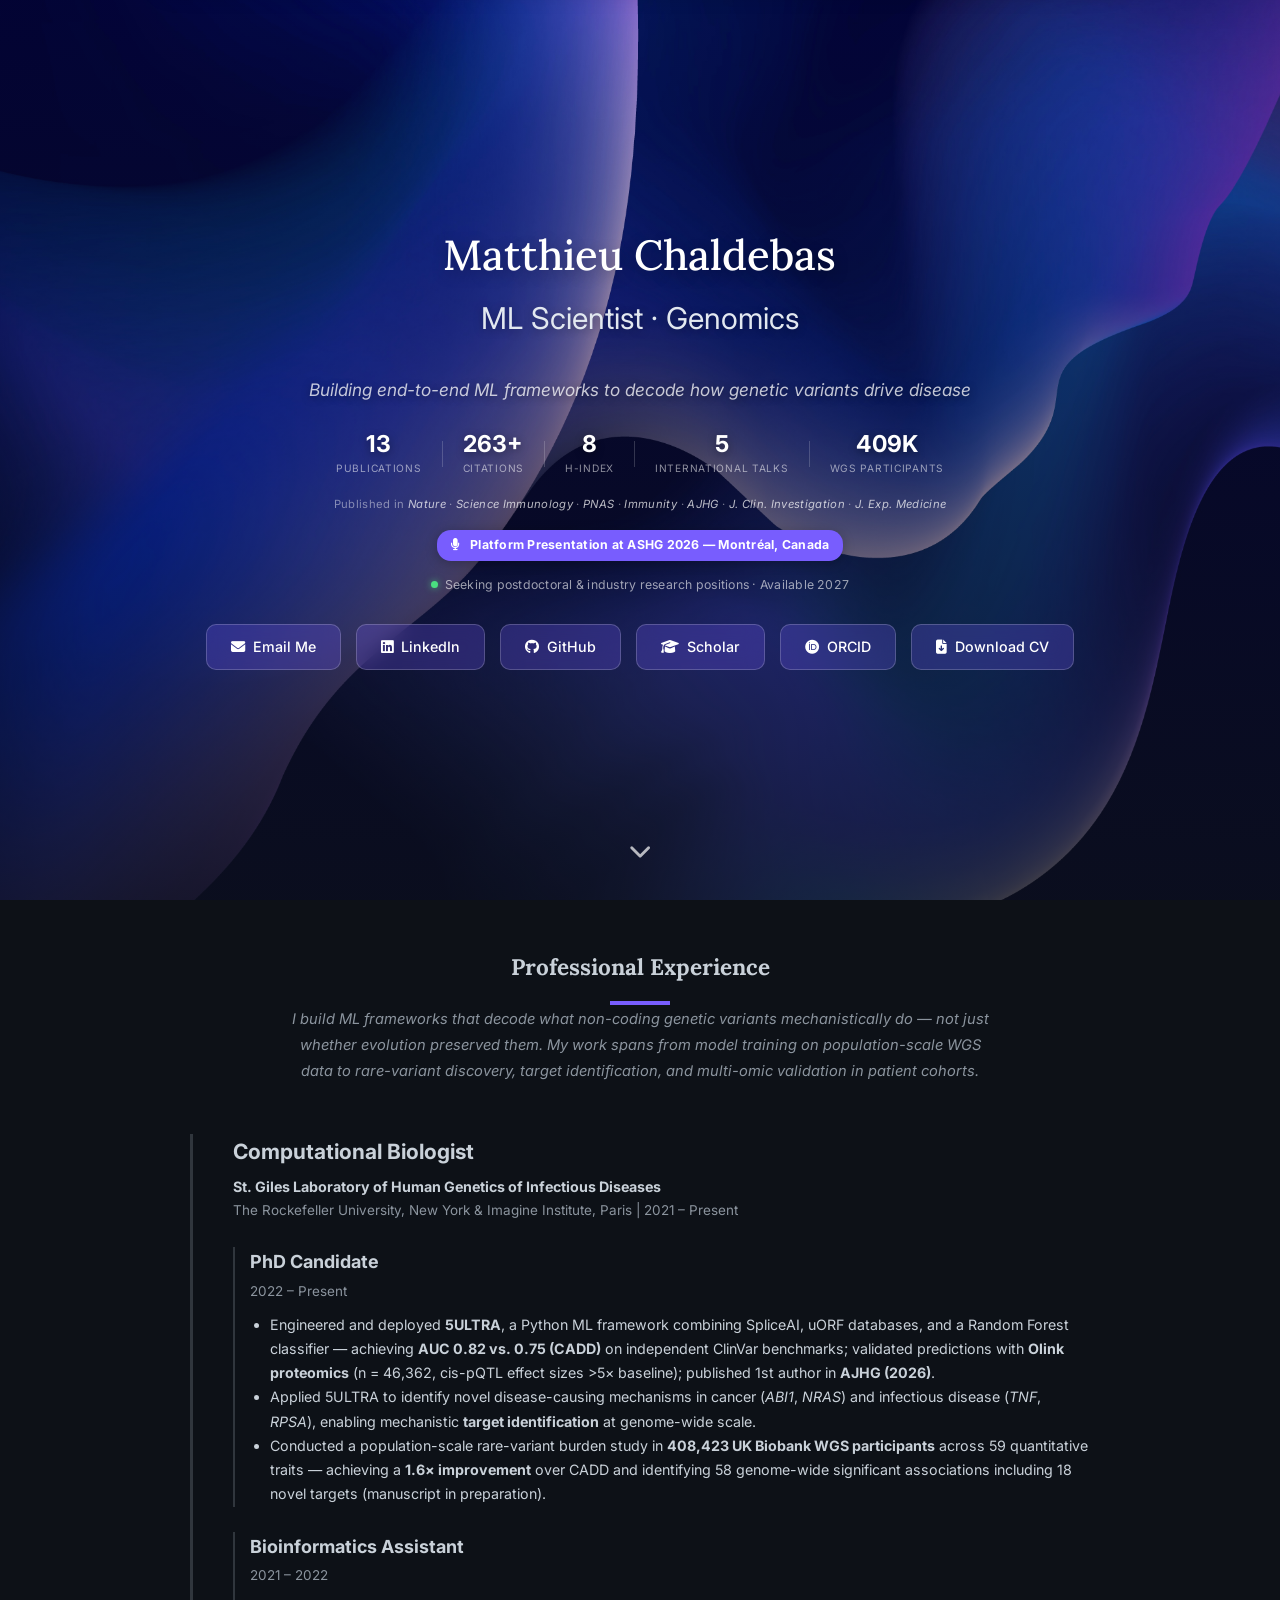
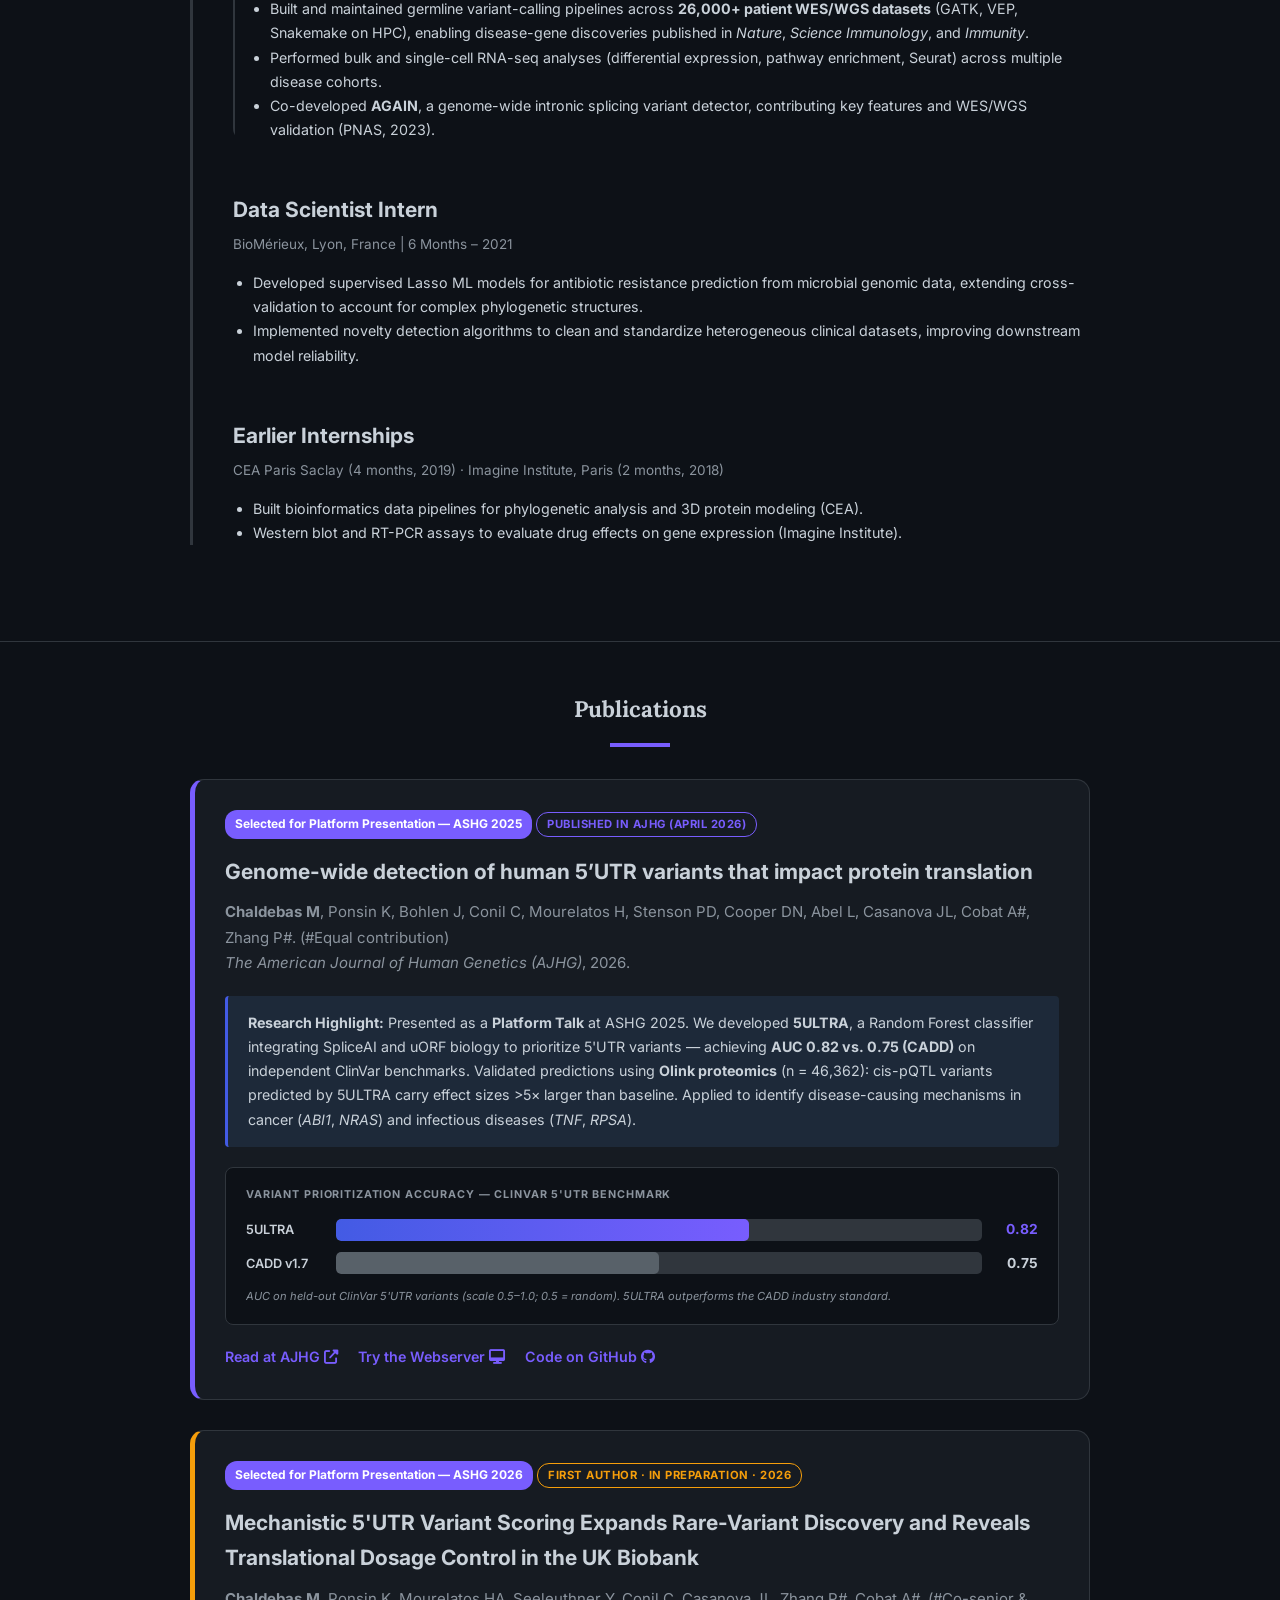
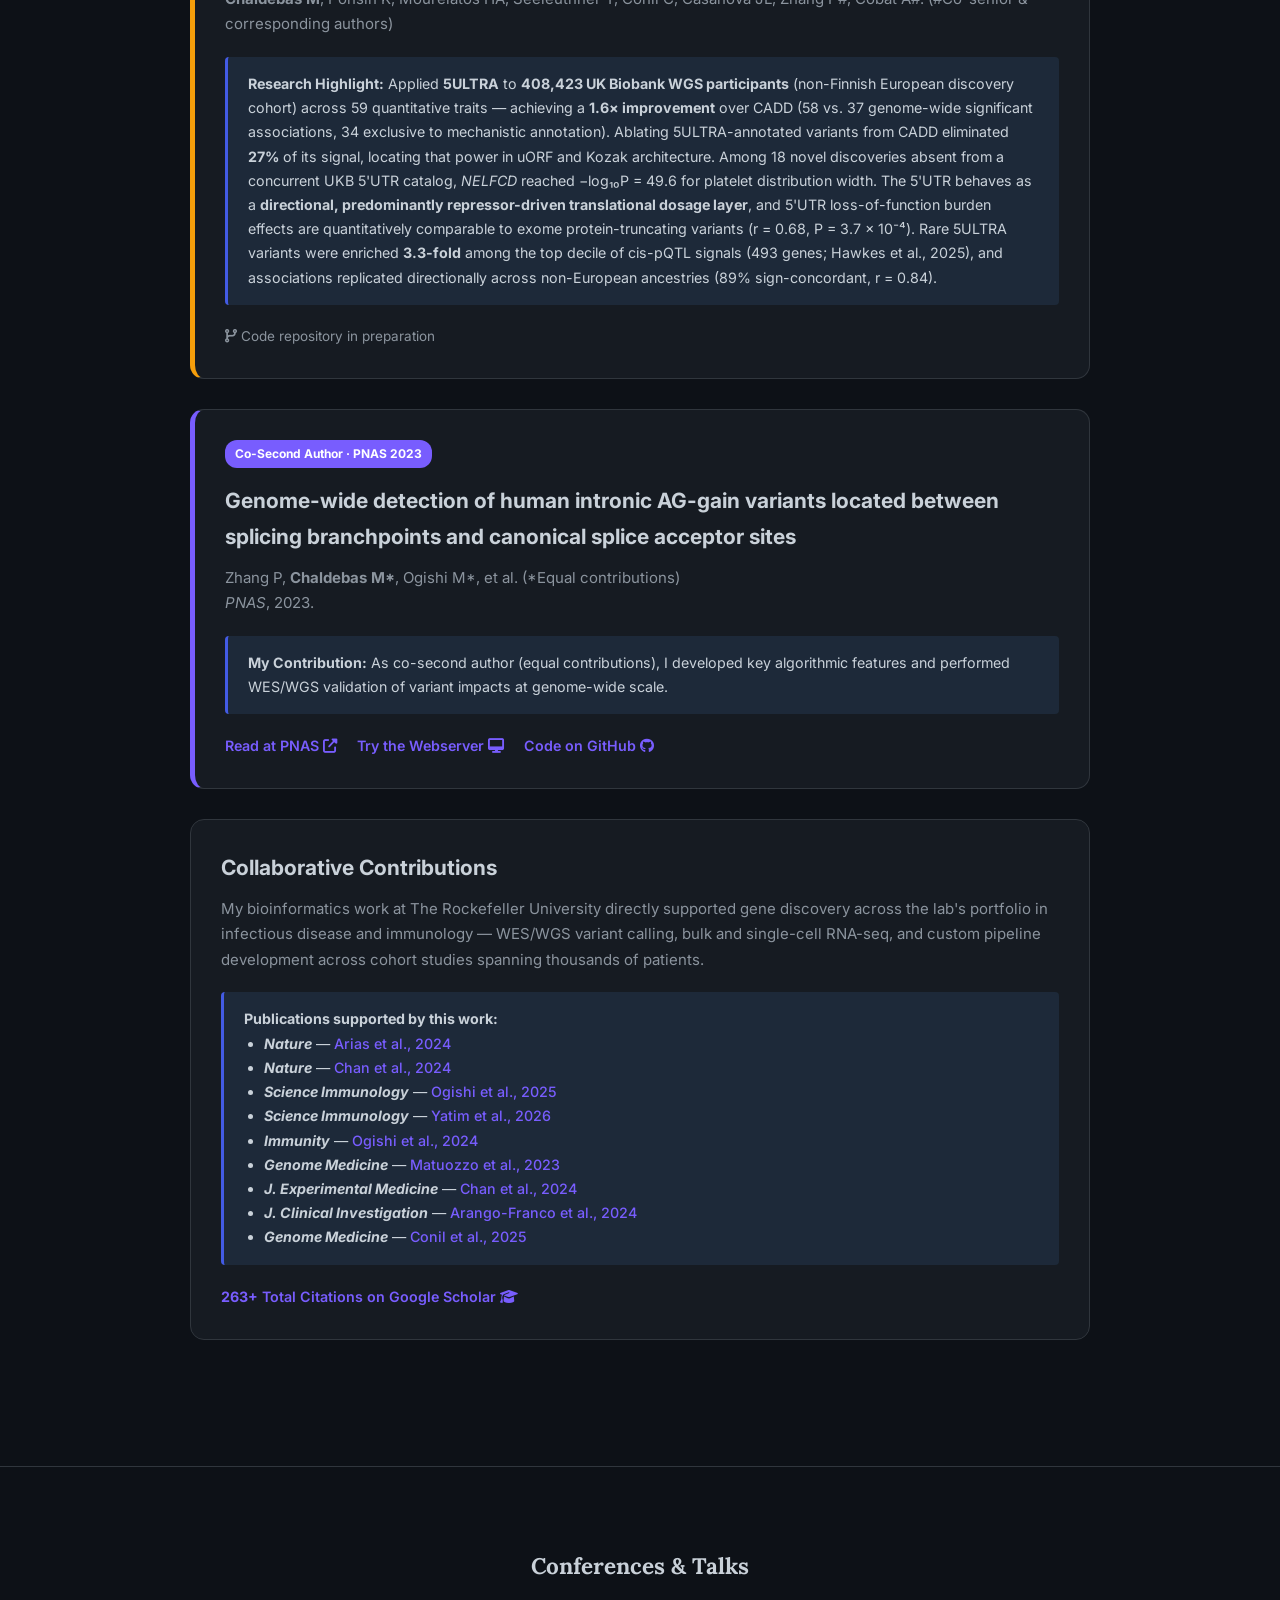
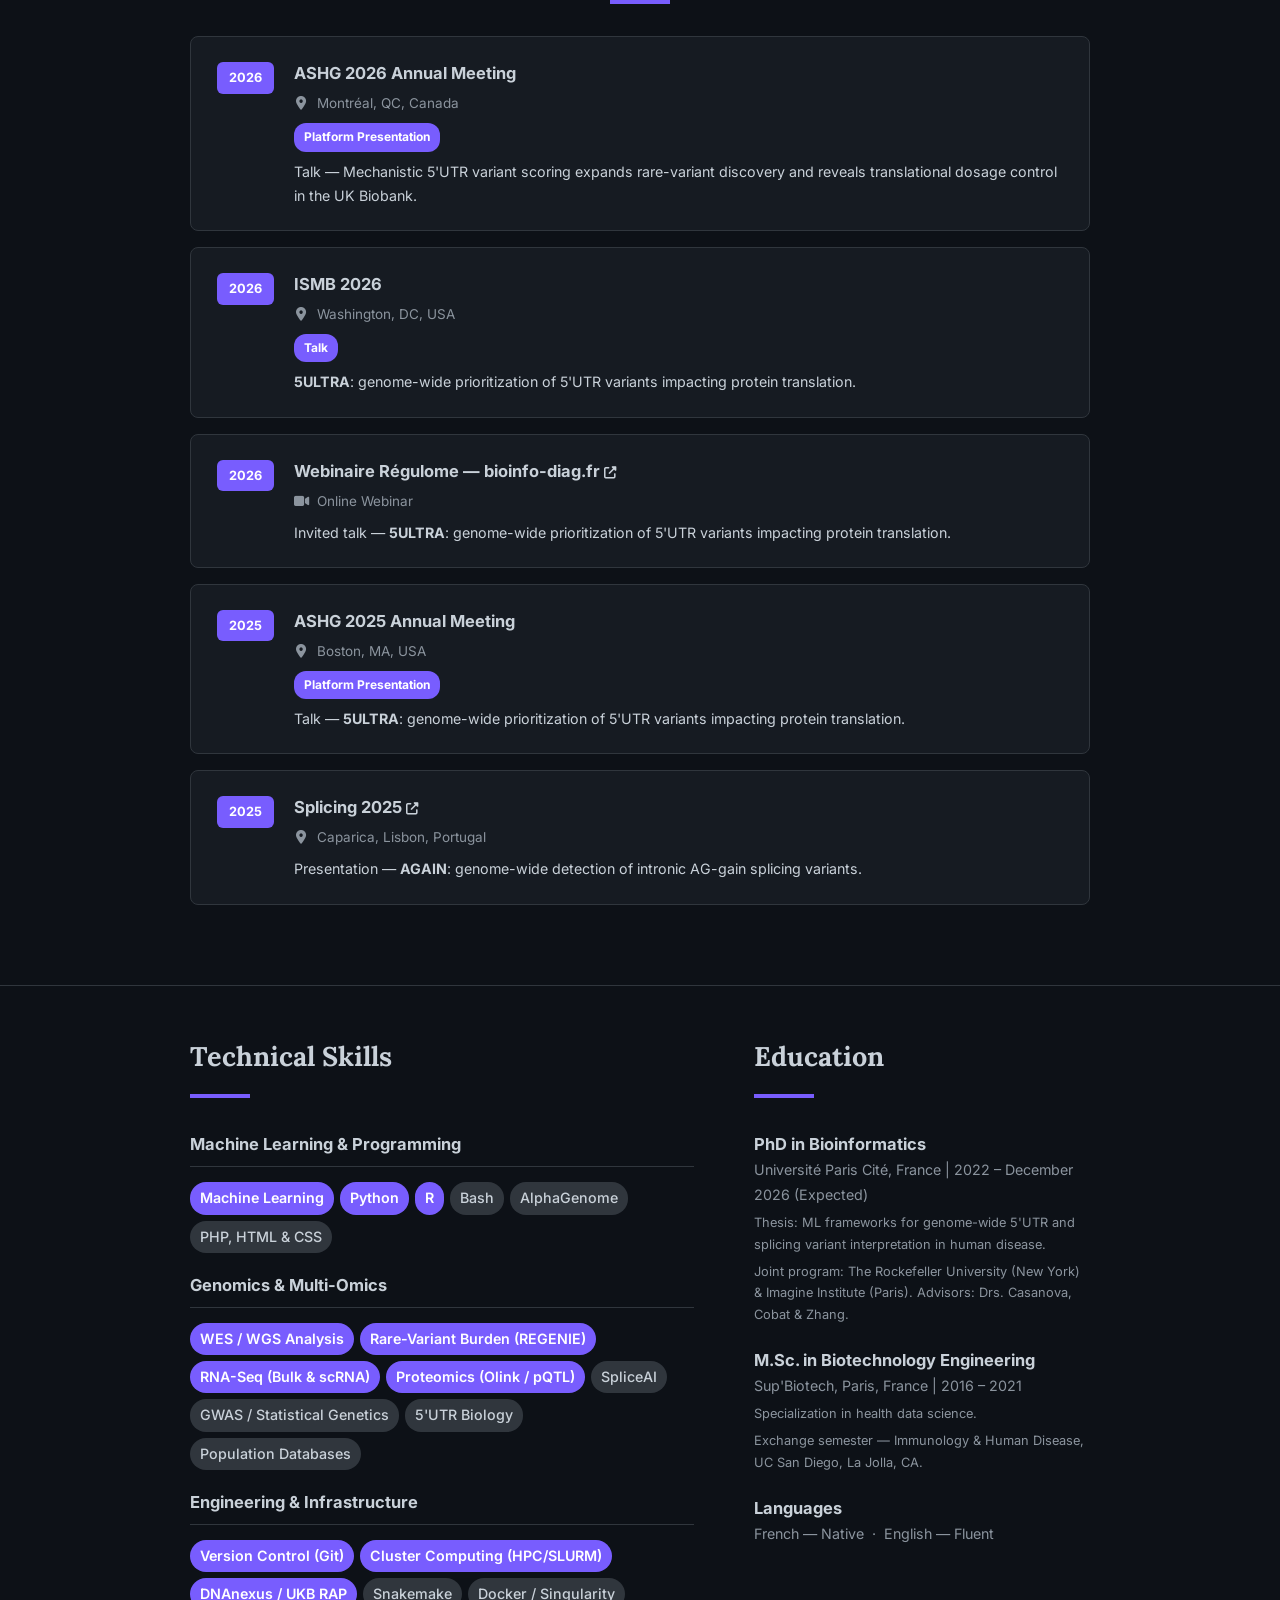
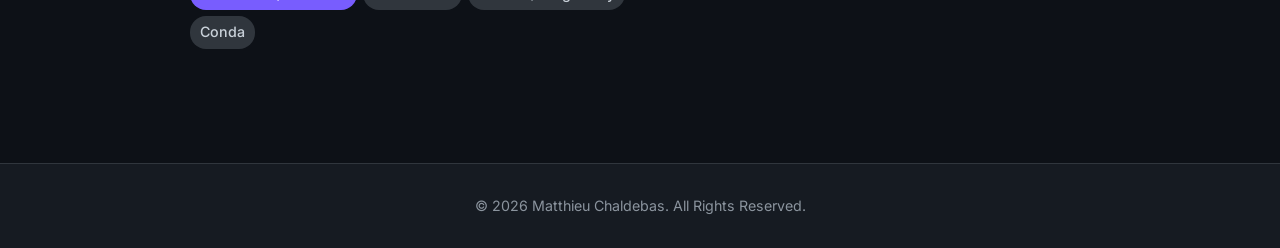
<file: index.html>
<!DOCTYPE html>
<html lang="en">

<head>
    <meta charset="UTF-8">
    <meta name="viewport" content="width=device-width, initial-scale=1.0">
    
    <!-- Primary Meta Tags -->
    <title>Matthieu Chaldebas | Machine Learning Scientist · Computational Genomics</title>
    <meta name="title" content="Matthieu Chaldebas | Machine Learning Scientist · Computational Genomics">
    <meta name="description" content="Machine Learning Scientist (PhD) building predictive models for genome-wide variant prioritization and target identification. Creator of 5ULTRA; first-author in AJHG, published in Nature & PNAS. Population-scale genomics, UK Biobank WGS, and multi-omics.">
    <meta name="keywords" content="machine learning scientist, computational biology, bioinformatics, genomics, target identification, variant effect prediction, variant prioritization, population-scale genomics, UK Biobank, WGS, WES, RNA-seq, multi-omics, proteomics, rare variant burden testing, REGENIE, 5ULTRA, The Rockefeller University, Python">
    <meta name="author" content="Matthieu Chaldebas">
    <meta name="robots" content="index, follow">
    
    <meta property="og:type" content="website">
    <meta property="og:url" content="https://mchaldebas.github.io/">
    <meta property="og:title" content="Matthieu Chaldebas | Machine Learning Scientist · Computational Genomics">
    <meta property="og:description" content="Machine Learning Scientist (PhD) building models that decode how genetic variants drive disease — genome-wide variant prioritization, target identification, and population-scale genomics. Creator of 5ULTRA (AJHG 2026); published in Nature & PNAS.">
    <meta property="og:image" content="https://mchaldebas.github.io/hero-background.jpg">
    <meta property="og:image:width" content="1200">
    <meta property="og:image:height" content="630">
    <meta property="og:site_name" content="Matthieu Chaldebas">
    
    <meta property="twitter:card" content="summary_large_image">
    <meta property="twitter:url" content="https://mchaldebas.github.io/">
    <meta property="twitter:title" content="Matthieu Chaldebas | Machine Learning Scientist · Computational Genomics">
    <meta property="twitter:description" content="Machine Learning Scientist (PhD) building models that decode how genetic variants drive disease — genome-wide variant prioritization, target identification, and population-scale genomics. Creator of 5ULTRA (AJHG 2026); published in Nature & PNAS.">
    <meta property="twitter:image" content="https://mchaldebas.github.io/hero-background.jpg">
    
    <!-- Additional SEO Meta Tags -->
    <meta name="theme-color" content="#0d1117">
    <meta name="msapplication-TileColor" content="#0d1117">
    <meta name="apple-mobile-web-app-capable" content="yes">
    <meta name="apple-mobile-web-app-status-bar-style" content="black-translucent">
    <meta name="apple-mobile-web-app-title" content="Matthieu Chaldebas">
    
    <!-- Canonical URL -->
    <link rel="canonical" href="https://mchaldebas.github.io/">
    
    <!-- Preconnect for performance -->
    <link rel="preconnect" href="https://fonts.googleapis.com">
    <link rel="preconnect" href="https://fonts.gstatic.com" crossorigin>
    <link rel="preconnect" href="https://cdnjs.cloudflare.com">
    
    <!-- Preload critical resources -->
    <link rel="preload" href="style.css" as="style">
    <link rel="preload" href="script.js?v=2" as="script">
    <link rel="preload" href="hero-background.jpg" as="image">
    
    <!-- Fonts and Styles -->
    <link href="https://fonts.googleapis.com/css2?family=Inter:wght@400;500;700&family=Lora:wght@600&display=swap" rel="stylesheet">
    <link rel="stylesheet" href="https://cdnjs.cloudflare.com/ajax/libs/font-awesome/6.5.1/css/all.min.css" integrity="sha512-DTOQO9RWCH3ppGqcWaEA1BIZOC6xxalwEsw9c2QQeAIftl+Vegovlnee1c9QX4TctnWMn13TZye+giMm8e2LwA==" crossorigin="anonymous" referrerpolicy="no-referrer" />
    <link rel="stylesheet" href="style.css?v=4">
    
    <!-- Favicons -->
    <link rel="apple-touch-icon" sizes="180x180" href="apple-touch-icon.png">
    <link rel="icon" type="image/png" sizes="32x32" href="favicon-32x32.png">
    <link rel="icon" type="image/png" sizes="16x16" href="favicon-16x16.png">
    <link rel="manifest" href="site.webmanifest">
    
    <!-- Structured Data -->
    <script type="application/ld+json">
    {
        "@context": "https://schema.org",
        "@graph": [
            {
                "@type": "Person",
                "@id": "https://mchaldebas.github.io/#person",
                "name": "Matthieu Chaldebas",
                "givenName": "Matthieu",
                "familyName": "Chaldebas",
                "jobTitle": "Machine Learning Scientist",
                "description": "Machine Learning Scientist (PhD) building predictive models for genome-wide variant prioritization and target identification.",
                "worksFor": {
                    "@type": "Organization",
                    "name": "The Rockefeller University"
                },
                "alumniOf": [
                    {
                        "@type": "Organization",
                        "name": "Université Paris Cité"
                    },
                    {
                        "@type": "Organization",
                        "name": "Sup'Biotech, Paris"
                    }
                ],
                "url": "https://mchaldebas.github.io",
                "sameAs": [
                    "https://www.linkedin.com/in/matthieu-chaldebas-944092137",
                    "https://github.com/mchaldebas",
                    "https://scholar.google.com/citations?user=c2xVFBwAAAAJ&hl=en",
                    "https://orcid.org/0000-0002-4920-3947"
                ],
                "knowsAbout": [
                    "Machine Learning",
                    "Computational Biology",
                    "Bioinformatics",
                    "Genomics",
                    "Target Identification",
                    "Variant Effect Prediction",
                    "Population-Scale Genomics",
                    "UK Biobank",
                    "WES/WGS Analysis",
                    "RNA-seq",
                    "Multi-Omics",
                    "Proteomics",
                    "Rare-Variant Burden Testing",
                    "Python",
                    "R"
                ]
            },
            {
                "@type": "ScholarlyArticle",
                "headline": "Genome-wide detection of human 5'UTR variants that impact protein translation",
                "author": { "@id": "https://mchaldebas.github.io/#person" },
                "datePublished": "2026",
                "isPartOf": { "@type": "Periodical", "name": "The American Journal of Human Genetics" },
                "identifier": "https://doi.org/10.1016/j.ajhg.2026.02.020",
                "url": "https://doi.org/10.1016/j.ajhg.2026.02.020"
            },
            {
                "@type": "ScholarlyArticle",
                "headline": "Genome-wide detection of human intronic AG-gain variants located between splicing branchpoints and canonical splice acceptor sites",
                "author": { "@id": "https://mchaldebas.github.io/#person" },
                "datePublished": "2023",
                "isPartOf": { "@type": "Periodical", "name": "Proceedings of the National Academy of Sciences" },
                "identifier": "https://doi.org/10.1073/pnas.2314225120",
                "url": "https://doi.org/10.1073/pnas.2314225120"
            },
            {
                "@type": "ScholarlyArticle",
                "headline": "Tuberculosis in otherwise healthy adults with inherited TNF deficiency",
                "author": { "@id": "https://mchaldebas.github.io/#person" },
                "datePublished": "2024",
                "isPartOf": { "@type": "Periodical", "name": "Nature" },
                "identifier": "https://doi.org/10.1038/s41586-024-07866-3",
                "url": "https://doi.org/10.1038/s41586-024-07866-3"
            },
            {
                "@type": "ScholarlyArticle",
                "headline": "Human TMEFF1 is a restriction factor for herpes simplex virus in the brain",
                "author": { "@id": "https://mchaldebas.github.io/#person" },
                "datePublished": "2024",
                "isPartOf": { "@type": "Periodical", "name": "Nature" },
                "identifier": "https://doi.org/10.1038/s41586-024-07745-x",
                "url": "https://doi.org/10.1038/s41586-024-07745-x"
            },
            {
                "@type": "ScholarlyArticle",
                "headline": "Human LY9 governs CD4+ T cell IFN-γ immunity to Mycobacterium tuberculosis",
                "author": { "@id": "https://mchaldebas.github.io/#person" },
                "datePublished": "2025",
                "isPartOf": { "@type": "Periodical", "name": "Science Immunology" },
                "identifier": "https://doi.org/10.1126/sciimmunol.ads7377",
                "url": "https://doi.org/10.1126/sciimmunol.ads7377"
            },
            {
                "@type": "ScholarlyArticle",
                "headline": "Human LFA-1 governs T cell immune surveillance of the skin",
                "author": { "@id": "https://mchaldebas.github.io/#person" },
                "datePublished": "2026",
                "isPartOf": { "@type": "Periodical", "name": "Science Immunology" },
                "identifier": "https://doi.org/10.1126/sciimmunol.adz8360",
                "url": "https://doi.org/10.1126/sciimmunol.adz8360"
            },
            {
                "@type": "ScholarlyArticle",
                "headline": "Impaired development of memory B cells and antibody responses in humans and mice deficient in PD-1 signaling",
                "author": { "@id": "https://mchaldebas.github.io/#person" },
                "datePublished": "2024",
                "isPartOf": { "@type": "Periodical", "name": "Immunity" },
                "identifier": "https://doi.org/10.1016/j.immuni.2024.10.014",
                "url": "https://doi.org/10.1016/j.immuni.2024.10.014"
            },
            {
                "@type": "ScholarlyArticle",
                "headline": "Rare predicted loss-of-function variants of type I IFN immunity genes are associated with life-threatening COVID-19",
                "author": { "@id": "https://mchaldebas.github.io/#person" },
                "datePublished": "2023",
                "isPartOf": { "@type": "Periodical", "name": "Genome Medicine" },
                "identifier": "https://doi.org/10.1186/s13073-023-01173-8",
                "url": "https://doi.org/10.1186/s13073-023-01173-8"
            },
            {
                "@type": "ScholarlyArticle",
                "headline": "SARS-CoV-2 brainstem encephalitis in human inherited DBR1 deficiency",
                "author": { "@id": "https://mchaldebas.github.io/#person" },
                "datePublished": "2024",
                "isPartOf": { "@type": "Periodical", "name": "Journal of Experimental Medicine" },
                "identifier": "https://doi.org/10.1084/jem.20231725",
                "url": "https://doi.org/10.1084/jem.20231725"
            },
            {
                "@type": "ScholarlyArticle",
                "headline": "IL-7-dependent and -independent lineages of IL-7R-dependent human T cells",
                "author": { "@id": "https://mchaldebas.github.io/#person" },
                "datePublished": "2024",
                "isPartOf": { "@type": "Periodical", "name": "The Journal of Clinical Investigation" },
                "identifier": "https://doi.org/10.1172/JCI180251",
                "url": "https://doi.org/10.1172/JCI180251"
            },
            {
                "@type": "ScholarlyArticle",
                "headline": "A human YEATS4 variant confers resistance to TST and IGRA conversion despite Mycobacterium tuberculosis exposure",
                "author": { "@id": "https://mchaldebas.github.io/#person" },
                "datePublished": "2025",
                "isPartOf": { "@type": "Periodical", "name": "Genome Medicine" },
                "identifier": "https://doi.org/10.1186/s13073-025-01547-0",
                "url": "https://doi.org/10.1186/s13073-025-01547-0"
            }
        ]
    }
    </script>
</head>

<body>
    <nav id="main-nav">
        <div class="container nav-container">
            <div class="nav-logo">
                <a href="#hero">Matthieu Chaldebas</a>
            </div>
            <div class="nav-actions">
                <ul class="nav-links desktop-nav">
                    <li><a href="#experience">Experience</a></li>
                    <li><a href="#publications">Publications</a></li>
                    <li><a href="#conferences">Conferences</a></li>
                    <li><a href="#skills-education">Skills & Education</a></li>
                    <li><a href="Matthieu_Chaldebas_CV.pdf" target="_blank" class="nav-button">Download CV</a></li>
                </ul>
                <button id="mobile-nav-toggle" class="mobile-nav-toggle" aria-label="Toggle mobile navigation">
                    <span></span><span></span><span></span>
                </button>
                <button id="theme-toggle" class="theme-toggle" aria-label="Toggle dark/light theme">
                    <i class="fas fa-moon" aria-hidden="true"></i>
                    <i class="fas fa-sun" aria-hidden="true"></i>
                </button>
            </div>
        </div>
        
        <!-- Mobile Navigation Menu -->
        <div id="mobile-nav-menu" class="mobile-nav-menu">
            <ul class="mobile-nav-links">
                <li><a href="#experience">Experience</a></li>
                <li><a href="#publications">Publications</a></li>
                <li><a href="#conferences">Conferences</a></li>
                <li><a href="#skills-education">Skills & Education</a></li>
                <li><a href="Matthieu_Chaldebas_CV.pdf" target="_blank">Download CV</a></li>
            </ul>
        </div>
    </nav>

    <!-- HERO SECTION -->
    <section id="hero">
        <div class="hero-content-container">
            <div class="container hero-container">
                <div class="hero-text">
                    <h1>Matthieu Chaldebas</h1>
                    <p class="hero-subtitle">ML Scientist · Genomics</p>
                    <p class="hero-tagline">Building end-to-end ML frameworks to decode how genetic variants drive disease</p>

                    <div class="hero-stats">
                        <div class="hero-stat">
                            <span class="stat-number">13</span>
                            <span class="stat-label">Publications</span>
                        </div>
                        <div class="hero-stat-divider"></div>
                        <div class="hero-stat">
                            <span class="stat-number">263+</span>
                            <span class="stat-label">Citations</span>
                        </div>
                        <div class="hero-stat-divider"></div>
                        <div class="hero-stat">
                            <span class="stat-number">8</span>
                            <span class="stat-label">h-index</span>
                        </div>
                        <div class="hero-stat-divider"></div>
                        <div class="hero-stat">
                            <span class="stat-number">5</span>
                            <span class="stat-label">International Talks</span>
                        </div>
                        <div class="hero-stat-divider"></div>
                        <div class="hero-stat">
                            <span class="stat-number">409K</span>
                            <span class="stat-label">WGS Participants</span>
                        </div>
                    </div>

                    <p class="hero-journals">Published in <em>Nature</em> · <em>Science Immunology</em> · <em>PNAS</em> · <em>Immunity</em> · <em>AJHG</em> · <em>J. Clin. Investigation</em> · <em>J. Exp. Medicine</em></p>

                    <p class="hero-conference"><i class="fas fa-microphone" aria-hidden="true"></i> Platform Presentation at ASHG 2026 — Montréal, Canada</p>

                    <p class="hero-seeking">Seeking postdoctoral &amp; industry research positions · Available 2027</p>

                    <div class="contact-links">
                        <a href="mailto:Matthieu.Chaldebas@gmail.com" class="button-primary"><i class="fas fa-envelope"></i> Email Me</a>
                        <a href="https://www.linkedin.com/in/matthieu-chaldebas-944092137" target="_blank" class="button-primary"><i class="fab fa-linkedin"></i> LinkedIn</a>
                        <a href="https://github.com/mchaldebas" target="_blank" class="button-primary"><i class="fab fa-github"></i> GitHub</a>
                        <a href="https://scholar.google.com/citations?user=c2xVFBwAAAAJ&hl=en" target="_blank" class="button-primary"><i class="fas fa-graduation-cap"></i> Scholar</a>
                        <a href="https://orcid.org/0000-0002-4920-3947" target="_blank" class="button-primary"><i class="fab fa-orcid"></i> ORCID</a>
                        <a href="Matthieu_Chaldebas_CV.pdf" target="_blank" class="button-primary"><i class="fas fa-file-download"></i> Download CV</a>
                    </div>
                </div>
            </div>
        </div>
        <a href="#experience" class="scroll-down-indicator" aria-label="Scroll down">
            <i class="fas fa-chevron-down"></i>
        </a>
    </section>

    <!-- EXPERIENCE SECTION -->
    <section id="experience">
        <div class="container">
            <h2>Professional Experience</h2>
            <p class="section-intro">I build ML frameworks that decode what non-coding genetic variants mechanistically do — not just whether evolution preserved them. My work spans from model training on population-scale WGS data to rare-variant discovery, target identification, and multi-omic validation in patient cohorts.</p>
            <div class="timeline">
                <div class="timeline-item">
                    <div class="timeline-content">
                        <h3>Computational Biologist</h3>
                        <h4>St. Giles Laboratory of Human Genetics of Infectious Diseases</h4>
                        <p class="timeline-meta">The Rockefeller University, New York & Imagine Institute, Paris | 2021 – Present</p>

                        <div class="timeline-role">
                            <h4>PhD Candidate</h4>
                            <p class="timeline-role-meta">2022 – Present</p>
                            <ul>
                                <li>Engineered and deployed <strong>5ULTRA</strong>, a Python ML framework combining SpliceAI, uORF databases, and a Random Forest classifier — achieving <strong>AUC 0.82 vs. 0.75 (CADD)</strong> on independent ClinVar benchmarks; validated predictions with <strong>Olink proteomics</strong> (n = 46,362, cis-pQTL effect sizes >5× baseline); published 1st author in <strong>AJHG (2026)</strong>.</li>
                                <li>Applied 5ULTRA to identify novel disease-causing mechanisms in cancer (<em>ABI1</em>, <em>NRAS</em>) and infectious disease (<em>TNF</em>, <em>RPSA</em>), enabling mechanistic <strong>target identification</strong> at genome-wide scale.</li>
                                <li>Conducted a population-scale rare-variant burden study in <strong>408,423 UK Biobank WGS participants</strong> across 59 quantitative traits — achieving a <strong>1.6× improvement</strong> over CADD and identifying 58 genome-wide significant associations including 18 novel targets (manuscript in preparation).</li>
                            </ul>
                        </div>

                        <div class="timeline-role">
                            <h4>Bioinformatics Assistant</h4>
                            <p class="timeline-role-meta">2021 – 2022</p>
                            <ul>
                                <li>Built and maintained germline variant-calling pipelines across <strong>26,000+ patient WES/WGS datasets</strong> (GATK, VEP, Snakemake on HPC), enabling disease-gene discoveries published in <em>Nature</em>, <em>Science Immunology</em>, and <em>Immunity</em>.</li>
                                <li>Performed bulk and single-cell RNA-seq analyses (differential expression, pathway enrichment, Seurat) across multiple disease cohorts.</li>
                                <li>Co-developed <strong>AGAIN</strong>, a genome-wide intronic splicing variant detector, contributing key features and WES/WGS validation (PNAS, 2023).</li>
                            </ul>
                        </div>
                    </div>
                </div>

                <div class="timeline-item">
                    <div class="timeline-content">
                        <h3>Data Scientist Intern</h3>
                        <p class="timeline-meta">BioMérieux, Lyon, France | 6 Months – 2021</p>
                        <ul>
                            <li>Developed supervised Lasso ML models for antibiotic resistance prediction from microbial genomic data, extending cross-validation to account for complex phylogenetic structures.</li>
                            <li>Implemented novelty detection algorithms to clean and standardize heterogeneous clinical datasets, improving downstream model reliability.</li>
                        </ul>
                    </div>
                </div>
                <div class="timeline-item">
                    <div class="timeline-content">
                        <h3>Earlier Internships</h3>
                        <p class="timeline-meta">CEA Paris Saclay (4 months, 2019) · Imagine Institute, Paris (2 months, 2018)</p>
                        <ul>
                            <li>Built bioinformatics data pipelines for phylogenetic analysis and 3D protein modeling (CEA).</li>
                            <li>Western blot and RT-PCR assays to evaluate drug effects on gene expression (Imagine Institute).</li>
                        </ul>
                    </div>
                </div>
            </div>
        </div>
    </section>

    <!-- PUBLICATIONS SECTION -->
    <section id="publications">
        <div class="container">
            <h2>Publications</h2>
            <!-- Featured Publication: 5ULTRA (AJHG Published & ASHG Talk) -->
            <article class="publication-card featured fade-in">
                <div class="publication-tag">Selected for Platform Presentation — ASHG 2025</div>
                <div class="publication-status-badge">Published in AJHG (April 2026)</div>
                <h3>Genome-wide detection of human 5’UTR variants that impact protein translation</h3>
                <p class="publication-meta">
                    <strong>Chaldebas M</strong>, Ponsin K, Bohlen J, Conil C, Mourelatos H, Stenson PD, Cooper DN, Abel L, Casanova JL, Cobat A#, Zhang P#. (#Equal contribution)
                    <br><em>The American Journal of Human Genetics (AJHG)</em>, 2026.
                </p>
                <div class="contribution-highlight">
                    <p><strong>Research Highlight:</strong> Presented as a <strong>Platform Talk</strong> at ASHG 2025. We developed <strong>5ULTRA</strong>, a Random Forest classifier integrating SpliceAI and uORF biology to prioritize 5'UTR variants — achieving <strong>AUC 0.82 vs. 0.75 (CADD)</strong> on independent ClinVar benchmarks. Validated predictions using <strong>Olink proteomics</strong> (n = 46,362): cis-pQTL variants predicted by 5ULTRA carry effect sizes >5× larger than baseline. Applied to identify disease-causing mechanisms in cancer (<em>ABI1</em>, <em>NRAS</em>) and infectious diseases (<em>TNF</em>, <em>RPSA</em>).</p>
                </div>
                <div class="benchmark-viz" role="img" aria-label="Benchmark: 5ULTRA achieves AUC 0.82 versus CADD v1.7 at 0.75 on independent ClinVar 5'UTR variants">
                    <div class="benchmark-title">Variant Prioritization Accuracy — ClinVar 5'UTR Benchmark</div>
                    <div class="benchmark-row">
                        <span class="benchmark-label">5ULTRA</span>
                        <span class="benchmark-bar-track"><span class="benchmark-bar-fill primary" style="width: 64%;"></span></span>
                        <span class="benchmark-value primary">0.82</span>
                    </div>
                    <div class="benchmark-row">
                        <span class="benchmark-label">CADD v1.7</span>
                        <span class="benchmark-bar-track"><span class="benchmark-bar-fill muted" style="width: 50%;"></span></span>
                        <span class="benchmark-value">0.75</span>
                    </div>
                    <p class="benchmark-caption">AUC on held-out ClinVar 5'UTR variants (scale 0.5–1.0; 0.5 = random). 5ULTRA outperforms the CADD industry standard.</p>
                </div>
                <div class="publication-links">
                    <a href="https://doi.org/10.1016/j.ajhg.2026.02.020" target="_blank">Read at AJHG <i class="fas fa-external-link-alt"></i></a>
                    <a href="https://hgidsoft.rockefeller.edu/5ULTRA/" target="_blank">Try the Webserver <i class="fas fa-desktop"></i></a>
                    <a href="https://github.com/casanova-lab/5ULTRA" target="_blank">Code on GitHub <i class="fab fa-github"></i></a>
                </div>
            </article>

            <!-- Featured Publication: UKB burden study (in preparation) -->
            <article class="publication-card featured in-prep fade-in">
                <div class="publication-tag">Selected for Platform Presentation — ASHG 2026</div>
                <div class="publication-status-badge in-prep">First Author · In Preparation · 2026</div>
                <h3>Mechanistic 5'UTR Variant Scoring Expands Rare-Variant Discovery and Reveals Translational Dosage Control in the UK Biobank</h3>
                <p class="publication-meta">
                    <strong>Chaldebas M</strong>, Ponsin K, Mourelatos HA, Seeleuthner Y, Conil C, Casanova JL, Zhang P#, Cobat A#. (#Co-senior &amp; corresponding authors)
                </p>
                <div class="contribution-highlight">
                    <p><strong>Research Highlight:</strong> Applied <strong>5ULTRA</strong> to <strong>408,423 UK Biobank WGS participants</strong> (non-Finnish European discovery cohort) across 59 quantitative traits — achieving a <strong>1.6× improvement</strong> over CADD (58 vs. 37 genome-wide significant associations, 34 exclusive to mechanistic annotation). Ablating 5ULTRA-annotated variants from CADD eliminated <strong>27%</strong> of its signal, locating that power in uORF and Kozak architecture. Among 18 novel discoveries absent from a concurrent UKB 5'UTR catalog, <em>NELFCD</em> reached −log₁₀P = 49.6 for platelet distribution width. The 5'UTR behaves as a <strong>directional, predominantly repressor-driven translational dosage layer</strong>, and 5'UTR loss-of-function burden effects are quantitatively comparable to exome protein-truncating variants (r = 0.68, P = 3.7 × 10⁻⁴). Rare 5ULTRA variants were enriched <strong>3.3-fold</strong> among the top decile of cis-pQTL signals (493 genes; Hawkes et al., 2025), and associations replicated directionally across non-European ancestries (89% sign-concordant, r = 0.84).</p>
                </div>
                <div class="publication-links">
                    <span style="color: var(--current-text-light); font-size: 0.9rem;"><i class="fas fa-code-branch"></i> Code repository in preparation</span>
                </div>
            </article>

            <!-- Featured Publication: AGAIN -->
            <article class="publication-card featured fade-in">
                <div class="publication-tag">Co-Second Author · PNAS 2023</div>
                <h3>Genome-wide detection of human intronic AG-gain variants located between splicing branchpoints and canonical splice acceptor sites</h3>
                <p class="publication-meta">Zhang P, <strong>Chaldebas M*</strong>, Ogishi M*, et al. (*Equal contributions) <br><em>PNAS</em>, 2023.</p>
                <div class="contribution-highlight">
                    <p><strong>My Contribution:</strong> As co-second author (equal contributions), I developed key algorithmic features and performed WES/WGS validation of variant impacts at genome-wide scale.</p>
                </div>
                <div class="publication-links">
                    <a href="https://doi.org/10.1073/pnas.2314225120" target="_blank">Read at PNAS <i class="fas fa-external-link-alt"></i></a>
                    <a href="https://hgidsoft.rockefeller.edu/AGAIN/" target="_blank">Try the Webserver <i class="fas fa-desktop"></i></a>
                    <a href="https://github.com/casanova-lab/AGAIN" target="_blank">Code on GitHub <i class="fab fa-github"></i></a>
                </div>
            </article>
            
            <!-- Other Publications -->
            <article class="publication-card fade-in">
                <h3>Collaborative Contributions</h3>
                <p class="publication-meta">My bioinformatics work at The Rockefeller University directly supported gene discovery across the lab's portfolio in infectious disease and immunology — WES/WGS variant calling, bulk and single-cell RNA-seq, and custom pipeline development across cohort studies spanning thousands of patients.</p>
                <div class="contribution-highlight">
                    <p><strong>Publications supported by this work:</strong></p>
                    <ul>
                       <li><strong><em>Nature</em></strong> — <a href="https://doi.org/10.1038/s41586-024-07866-3" target="_blank">Arias et al., 2024</a></li>
                       <li><strong><em>Nature</em></strong> — <a href="https://doi.org/10.1038/s41586-024-07745-x" target="_blank">Chan et al., 2024</a></li>
                       <li><strong><em>Science Immunology</em></strong> — <a href="https://doi.org/10.1126/sciimmunol.ads7377" target="_blank">Ogishi et al., 2025</a></li>
                       <li><strong><em>Science Immunology</em></strong> — <a href="https://doi.org/10.1126/sciimmunol.adz8360" target="_blank">Yatim et al., 2026</a></li>
                       <li><strong><em>Immunity</em></strong> — <a href="https://doi.org/10.1016/j.immuni.2024.10.014" target="_blank">Ogishi et al., 2024</a></li>
                       <li><strong><em>Genome Medicine</em></strong> — <a href="https://doi.org/10.1186/s13073-023-01173-8" target="_blank">Matuozzo et al., 2023</a></li>
                       <li><strong><em>J. Experimental Medicine</em></strong> — <a href="https://doi.org/10.1084/jem.20231725" target="_blank">Chan et al., 2024</a></li>
                       <li><strong><em>J. Clinical Investigation</em></strong> — <a href="https://doi.org/10.1172/JCI180251" target="_blank">Arango-Franco et al., 2024</a></li>
                       <li><strong><em>Genome Medicine</em></strong> — <a href="https://doi.org/10.1186/s13073-025-01547-0" target="_blank">Conil et al., 2025</a></li>
                   </ul>
                </div>
                <div class="publication-links">
                    <a href="https://scholar.google.com/citations?user=c2xVFBwAAAAJ&hl=en" target="_blank"><strong>263+</strong> Total Citations on Google Scholar <i class="fas fa-graduation-cap"></i></a>
                </div>
           </article>
        </div>
    </section>
    <!-- CONFERENCES & TALKS SECTION -->
    <section id="conferences">
        <div class="container">
            <h2>Conferences & Talks</h2>
            <div class="congress-grid">

                <!-- ASHG 2026 -->
                <div class="congress-card fade-in">
                    <div class="congress-year">2026</div>
                    <div class="congress-content">
                        <h3>ASHG 2026 Annual Meeting</h3>
                        <p class="congress-meta"><i class="fas fa-map-marker-alt"></i> Montréal, QC, Canada</p>
                        <div class="publication-tag">Platform Presentation</div>
                        <p>Talk — Mechanistic 5'UTR variant scoring expands rare-variant discovery and reveals translational dosage control in the UK Biobank.</p>
                    </div>
                </div>
                
                <!-- ISMB 2026 -->
                <div class="congress-card fade-in">
                    <div class="congress-year">2026</div>
                    <div class="congress-content">
                        <h3>ISMB 2026</h3>
                        <p class="congress-meta"><i class="fas fa-map-marker-alt"></i> Washington, DC, USA</p>
                        <div class="publication-tag">Talk</div>
                        <p><strong>5ULTRA</strong>: genome-wide prioritization of 5'UTR variants impacting protein translation.</p>
                    </div>
                </div>

                <!-- Webinaire Régulome 2026 -->
                <div class="congress-card fade-in">
                    <div class="congress-year">2026</div>
                    <div class="congress-content">
                        <h3><a href="https://bioinfo-diag.fr/blog/2026/webinaire-regulome/" target="_blank">Webinaire Régulome — bioinfo-diag.fr <i class="fas fa-external-link-alt" style="font-size:0.75em;"></i></a></h3>
                        <p class="congress-meta"><i class="fas fa-video"></i> Online Webinar</p>
                        <p>Invited talk — <strong>5ULTRA</strong>: genome-wide prioritization of 5'UTR variants impacting protein translation.</p>
                    </div>
                </div>

                <!-- ASHG 2025 -->
                <div class="congress-card fade-in">
                    <div class="congress-year">2025</div>
                    <div class="congress-content">
                        <h3>ASHG 2025 Annual Meeting</h3>
                        <p class="congress-meta"><i class="fas fa-map-marker-alt"></i> Boston, MA, USA</p>
                        <div class="publication-tag">Platform Presentation</div>
                        <p>Talk — <strong>5ULTRA</strong>: genome-wide prioritization of 5'UTR variants impacting protein translation.</p>
                    </div>
                </div>

                <!-- Splicing 2025 -->
                <div class="congress-card fade-in">
                    <div class="congress-year">2025</div>
                    <div class="congress-content">
                        <h3><a href="https://www.splicing2025.com" target="_blank">Splicing 2025 <i class="fas fa-external-link-alt" style="font-size:0.75em;"></i></a></h3>
                        <p class="congress-meta"><i class="fas fa-map-marker-alt"></i> Caparica, Lisbon, Portugal</p>
                        <p>Presentation — <strong>AGAIN</strong>: genome-wide detection of intronic AG-gain splicing variants.</p>
                    </div>
                </div>

            </div>
        </div>
    </section>

    <!-- SKILLS & EDUCATION SECTION -->
    <section id="skills-education">
        <div class="container skills-education-grid">
            <div class="skills-column fade-in">
                <h2>Technical Skills</h2>

                <!-- Category 1: Machine Learning & Programming -->
                <div class="skill-category">
                    <h3>Machine Learning & Programming</h3>
                    <div class="skills-grid">
                        <span class="skill-badge primary" data-tooltip="End-to-end ML: feature engineering, model training, validation, and deployment. Used scikit-learn, Random Forest, Lasso, and SMOTE to build 5ULTRA.">Machine Learning</span>
                        <span class="skill-badge primary" data-tooltip="Core language for all data analysis and ML pipelines: Pandas, NumPy, scikit-learn, matplotlib, seaborn.">Python</span>
                        <span class="skill-badge primary" data-tooltip="Statistical analysis, ggplot2 visualizations, Tidyverse, DESeq2, Seurat for single-cell RNA-seq.">R</span>
                        <span class="skill-badge secondary" data-tooltip="Scripting for pipeline automation, HPC job submission (Slurm), and data manipulation.">Bash</span>
                        <span class="skill-badge secondary" data-tooltip="Integration of AlphaGenome deep learning predictions into variant scoring frameworks.">AlphaGenome</span>
                        <span class="skill-badge secondary" data-tooltip="Building interactive prediction webservers and tools (5ULTRA, AGAIN).">PHP, HTML & CSS</span>
                    </div>
                </div>

                <!-- Category 2: Genomics & Multi-Omics -->
                <div class="skill-category">
                    <h3>Genomics & Multi-Omics</h3>
                    <div class="skills-grid">
                        <span class="skill-badge primary" data-tooltip="Germline variant calling & annotation at scale: 26,000+ samples using GATK, VEP, and custom filtering pipelines.">WES / WGS Analysis</span>
                        <span class="skill-badge primary" data-tooltip="Population-scale rare-variant burden testing using REGENIE; applied to 408,423 UK Biobank participants.">Rare-Variant Burden (REGENIE)</span>
                        <span class="skill-badge primary" data-tooltip="Bulk and single-cell RNA-seq: differential expression, pathway analysis, Seurat clustering and visualization.">RNA-Seq (Bulk & scRNA)</span>
                        <span class="skill-badge primary" data-tooltip="Large-scale Olink proteomics analysis (n=46,362) for cis-pQTL validation of variant predictions.">Proteomics (Olink / pQTL)</span>
                        <span class="skill-badge secondary" data-tooltip="Deep learning-based splice site effect prediction, integrated into the 5ULTRA scoring pipeline.">SpliceAI</span>
                        <span class="skill-badge secondary" data-tooltip="Genome-wide association studies and statistical genetics methods.">GWAS / Statistical Genetics</span>
                        <span class="skill-badge secondary" data-tooltip="5'UTR regulatory biology: uORFs, Kozak context, translational regulation.">5'UTR Biology</span>
                        <span class="skill-badge secondary" data-tooltip="Working with gnomAD, UK Biobank, ClinVar, and COSMIC for variant annotation and benchmarking.">Population Databases</span>
                    </div>
                </div>

                <!-- Category 3: Engineering & Infrastructure -->
                <div class="skill-category">
                    <h3>Engineering & Infrastructure</h3>
                    <div class="skills-grid">
                        <span class="skill-badge primary" data-tooltip="Code versioning, collaboration, and CI workflows on GitHub & GitLab.">Version Control (Git)</span>
                        <span class="skill-badge primary" data-tooltip="Large-scale analysis on HPC clusters using Slurm; experience managing compute-intensive ML training jobs.">Cluster Computing (HPC/SLURM)</span>
                        <span class="skill-badge primary" data-tooltip="UK Biobank Research Analysis Platform on DNAnexus for cloud-scale WGS analysis.">DNAnexus / UKB RAP</span>
                        <span class="skill-badge secondary" data-tooltip="Reproducible workflow orchestration for multi-step bioinformatics pipelines.">Snakemake</span>
                        <span class="skill-badge secondary" data-tooltip="Containerization for reproducible research environments.">Docker / Singularity</span>
                        <span class="skill-badge secondary" data-tooltip="Environment management for complex Python and R dependency stacks.">Conda</span>
                    </div>
                </div>
            </div>
            <div class="education-column fade-in">
                <h2>Education</h2>
                <div class="education-item">
                    <h3>PhD in Bioinformatics</h3>
                    <p>Université Paris Cité, France | 2022 – December 2026 (Expected)</p>
                    <p class="education-detail">Thesis: ML frameworks for genome-wide 5'UTR and splicing variant interpretation in human disease.</p>
                    <p class="education-detail">Joint program: The Rockefeller University (New York) &amp; Imagine Institute (Paris). Advisors: Drs. Casanova, Cobat &amp; Zhang.</p>
                </div>
                <div class="education-item">
                    <h3>M.Sc. in Biotechnology Engineering</h3>
                    <p>Sup'Biotech, Paris, France | 2016 – 2021</p>
                    <p class="education-detail">Specialization in health data science.</p>
                    <p class="education-detail">Exchange semester — Immunology &amp; Human Disease, UC San Diego, La Jolla, CA.</p>
                </div>
                <div class="education-item">
                    <h3>Languages</h3>
                    <p>French — Native &nbsp;·&nbsp; English — Fluent</p>
                </div>
            </div>
        </div>
    </section>
    <footer id="footer">
        <div class="container">
            <p id="copyright-year">© 2025 Matthieu Chaldebas. All Rights Reserved.</p>
        </div>
    </footer>
    <script src="script.js?v=2"></script>
</body>
</html>
</file>
<file: style.css>
/*
   Author: Matthieu Chaldebas
   Version: 7.0 - Final & Complete
*/

/* --- 1. THEME & VARIABLES --- */
:root {
    /* Dark Theme (Default) */
    --primary-color: #785dfe;
    --secondary-color: #435be4;
    --light-color: #9d8afb;
    --bg-light: #161b22;
    --bg-dark: #0d1117;
    --text-dark: #c9d1d9;
    --text-light: #8b949e;
    --border-color: #30363d;
    --highlight-bg: rgba(88, 166, 255, 0.1);
    --rgb-primary: 120, 93, 254;
    
    /* Light Theme Variables */
    --bg-light-light: #ffffff;
    --bg-dark-light: #f8f9fa;
    --text-dark-light: #2d3748;
    --text-light-light: #4a5568;
    --border-color-light: #e2e8f0;
    --highlight-bg-light: rgba(120, 93, 254, 0.1);

    --font-family-sans: "Inter", sans-serif;
    --font-family-serif: "Lora", serif;
    
    /* Theme State */
    --current-bg-light: var(--bg-light);
    --current-bg-dark: var(--bg-dark);
    --current-text-dark: var(--text-dark);
    --current-text-light: var(--text-light);
    --current-border-color: var(--border-color);
    --current-highlight-bg: var(--highlight-bg);
    --hover-bg: rgba(120, 93, 254, 0.06);
}

/* Light Theme */
[data-theme="light"] {
    --current-bg-light: var(--bg-light-light);
    --current-bg-dark: var(--bg-dark-light);
    --current-text-dark: var(--text-dark-light);
    --current-text-light: var(--text-light-light);
    --current-border-color: var(--border-color-light);
    --current-highlight-bg: var(--highlight-bg-light);
    --hover-bg: rgba(120, 93, 254, 0.06);
}

/* --- 2. GLOBAL STYLES --- */
* { 
    box-sizing: border-box; 
    margin: 0; 
    padding: 0; 
}

html { 
    scroll-behavior: smooth; 
    font-size: 15px; /* or even 14px, default is usually 16px */
}

body {
    font-family: var(--font-family-sans);
    line-height: 1.7;
    background-color: var(--current-bg-dark);
    color: var(--current-text-dark);
    -webkit-font-smoothing: antialiased;
    transition: background-color 0.3s ease, color 0.3s ease;
}

.container { 
    max-width: 960px; 
    width: 90%; 
    margin: 0 auto; 
}

h2 {
    font-family: var(--font-family-serif);
    font-size: 1.5rem;
    text-align: center;
    margin-bottom: 60px;
    color: var(--current-text-dark);
    transition: color 0.3s ease;
}

h2::after {
    content: '';
    display: block;
    width: 60px;
    height: 4px;
    background-color: var(--primary-color);
    margin: 15px auto 0;
    transform: scaleX(0);
    transform-origin: center;
    transition: transform 0.6s cubic-bezier(0.19, 1, 0.22, 1);
}

h2.visible::after {
    transform: scaleX(1);
}

/* --- 3. FLOATING NAVIGATION --- */
#main-nav {
    /* --- Positioning & Sizing --- */
    position: fixed;
    top: -100px; /* Starts hidden above the viewport */
    left: 50%;
    transform: translateX(-50%); /* Center the element */
    width: 96%;
    max-width: 960px; /* Constrain width on large screens */
    z-index: 1000;
    margin-top: 20px; /* Create floating space */

    /* --- Glassmorphism Effect MATCHING the Hero Button --- */
    background: rgba(var(--rgb-primary), 0.20); /* Using the button's color scheme */
    backdrop-filter: blur(10px); /* Matching blur effect */
    -webkit-backdrop-filter: blur(10px);

    /* --- Rounded Corners & Border MATCHING the Hero Button --- */
    border-radius: 10px; /* Matching the button's border radius */
    border: 1px solid rgba(255, 255, 255, 0.2); /* Matching the button's border */
    box-shadow: 0 8px 24px rgba(0, 0, 0, 0.2); /* Soft shadow for depth */

    /* --- Animation --- */
    transition: top 0.4s ease-in-out;
}

.nav-container {
    display: flex;
    justify-content: space-between;
    align-items: center;
    height: 60px;
    width: 100%;
    padding: 0 20px; /* Added a bit more horizontal padding */
}

/* Light theme style for the main nav bar */
[data-theme="light"] #main-nav {
    background-color: rgba(255, 255, 255, 0.7); /* Lighter glass for light mode */
    border: 1px solid rgba(0, 0, 0, 0.1);
}

#main-nav.visible {
    top: 0; /* Animate into view */
}

.nav-actions {
    display: flex;
    align-items: center;
    gap: 24px;
}

.nav-logo a {
    color: var(--current-text-dark);
    text-decoration: none;
    font-family: var(--font-family-serif);
    font-weight: 600;
    font-size: 1.1rem;
    transition: color 0.3s ease;
}

.nav-links {
    list-style: none;
    display: flex;
    align-items: center;
    gap: 25px;
}

.nav-links a {
    color: var(--current-text-dark);
    text-decoration: none;
    font-weight: 500;
    transition: color 0.3s ease;
}

.nav-links a:hover {
    color: var(--current-text-light);
}

/* --- RESTORED ORIGINAL .nav-button STYLES --- */
.nav-button {
    position: relative;
    overflow: hidden;
    background: rgba(var(--rgb-primary), 0.15);
    backdrop-filter: blur(8px);
    -webkit-backdrop-filter: blur(8px);
    border: 1px solid rgba(255, 255, 255, 0.2);
    color: #ffffff;
    padding: 5px 10px;
    border-radius: 10px;
    text-decoration: none;
    font-weight: 700;
    display: inline-flex;
    align-items: center;
    gap: 8px;
    z-index: 1;
    transition: transform 0.2s ease-out, box-shadow 0.3s ease-out;
}

.nav-button::before {
    content: '';
    position: absolute;
    z-index: -1;
    left: var(--mouse-x);
    top: var(--mouse-y);
    width: 100px;
    height: 100px;
    background-image: radial-gradient(
        circle,
        rgba(var(--rgb-primary), 0.5) 0%,
        rgba(var(--rgb-primary), 0) 80%
    );
    transform: translate(-50%, -50%);
    opacity: 0;
    transition: opacity 0.4s ease-out;
}

.nav-button:hover {
    transform: translateY(-2px);
    box-shadow: 0 5px 20px rgba(var(--rgb-primary), 0.2);
}

.nav-button:hover::before {
    opacity: 1;
}

.nav-links a.active {
    color: var(--primary-color);
    font-weight: 700;
}

/* --- Theme Toggle Button --- */
.theme-toggle {
    background: none;
    border: none;
    color: var(--current-text-dark);
    font-size: 1.2rem;
    cursor: pointer;
    padding: 8px;
    border-radius: 8px;
    transition: all 0.3s ease;
    position: relative;
    overflow: hidden;
}

.theme-toggle:hover {
    background-color: var(--current-highlight-bg);
    transform: scale(1.1);
}

.theme-toggle .fa-sun {
    display: none;
}

[data-theme="light"] .theme-toggle .fa-moon {
    display: none;
}

[data-theme="light"] .theme-toggle .fa-sun {
    display: block;
}

/* --- Theme Toggle Button: Divider and Margin --- */
.theme-toggle {
    margin-left: 18px;
    border-left: 1px solid var(--current-border-color);
    padding-left: 12px;
    padding-right: 12px;
}
.theme-toggle::before {
    content: '';
    position: absolute;
    left: 0;
    top: 20%;
    bottom: 20%;
    width: 1px;
    background: var(--current-border-color);
}

/* --- Mobile Navigation --- */
.mobile-nav-toggle {
    display: none;
    background: none;
    border: none;
    cursor: pointer;
    padding: 8px;
    flex-direction: column;
    gap: 4px;
    z-index: 1001;
}

.mobile-nav-toggle span {
    display: block;
    width: 25px;
    height: 3px;
    background-color: var(--current-text-dark);
    transition: all 0.3s ease;
    border-radius: 2px;
}

.mobile-nav-toggle.active span:nth-child(1) {
    transform: rotate(45deg) translate(6px, 6px);
}

.mobile-nav-toggle.active span:nth-child(2) {
    opacity: 0;
}

.mobile-nav-toggle.active span:nth-child(3) {
    transform: rotate(-45deg) translate(6px, -6px);
}

.mobile-nav-menu {
    display: block; /* Use block and control visibility with opacity and transform */
    position: fixed;
    top: 80px;      /* Adjust this value to create space from the top nav bar */
    left: 5%;       /* Position from the left edge of the screen */
    width: 90%;     /* Make it narrower than the screen width */
    z-index: 999;

    /* --- Glassmorphism Effect --- */
    background-color: rgba(22, 27, 34, 0.8);
    backdrop-filter: blur(25px);
    -webkit-backdrop-filter: blur(25px);

    /* --- Rounded Corners & Border --- */
    border-radius: 18px; /* This creates the rounded angles */
    border: 1px solid rgba(120, 93, 254, 0.25);
    box-shadow: 0 8px 24px rgba(0, 0, 0, 0.2);  /* Soft shadow for a floating effect */

    /* --- Animation --- */
    opacity: 0; /* Start hidden */
    pointer-events: none; /* Prevent clicks when hidden */
    transform: translateY(-20px) scale(0.95); /* Start slightly up and smaller */
    transition: transform 0.3s ease, opacity 0.3s ease;
    overflow: hidden; /* Ensures the content respects the rounded corners */
}

[data-theme="light"] .mobile-nav-menu {
    background-color: rgba(255, 255, 255, 0.8); /* Light, semi-opaque background */
    border: 1px solid rgba(0, 0, 0, 0.1); /* Subtle dark border for definition */
    box-shadow: 0 8px 24px rgba(0, 0, 0, 0.1); /* Lighter shadow for light mode */
}

/* Style for when the menu is active/visible */
.mobile-nav-menu.active {
    opacity: 1;
    pointer-events: auto; /* Allow clicks when visible */
    transform: translateY(0) scale(1); /* Animate to its final position */
}

/* --- Links inside the menu --- */
.mobile-nav-links {
    list-style: none;
    padding: 10px; /* Add some padding inside the menu */
    margin: 0;
}

.mobile-nav-links a {
    display: block;
    padding: 12px 20px;
    color: var(--current-text-dark);
    text-decoration: none;
    font-weight: 500;
    border-radius: 12px; /* Round the corners of the links as well */
    transition: background-color 0.2s ease, color 0.2s ease;
    border-bottom: none; /* Remove the old border */
}

.mobile-nav-links a:hover {
    background-color: rgba(120, 93, 254, 0.25); /* Stronger purple on hover */
    color: #fff; /* Brighter text color on hover */
    padding-left: 20px; /* Keep the padding consistent */
}

.mobile-nav-links a:last-child {
    border-bottom: none;
}

/* --- 4. HERO SECTION --- */
#hero {
    min-height: 100vh;
    display: flex;
    flex-direction: column;
    align-items: center;
    justify-content: center;
    padding: 20px;
    position: relative;
    background-image: url('hero-background.jpg');
    background-position: center;
    background-size: 130%;
    background-repeat: no-repeat;
    text-align: center;
    background-attachment: fixed;
    overflow: hidden;
}

#hero::before {
    content: '';
    position: absolute;
    background: linear-gradient(to top, rgba(13, 17, 23, 0.8), rgba(13, 17, 23, 0.2));
    inset: 0;
    z-index: 1;
    pointer-events: none;
}

.hero-content-container,
.hero-text,
.contact-links {
    position: relative;
    z-index: 2;
}

.hero-content-container {
    text-align: center;
}

h1 { 
    font-family: var(--font-family-serif);
    font-size: 2.2rem;
    line-height: 1.2;
    color: #ffffff;
    margin-bottom: 20px;
    font-weight: 500;
    text-align: center;
    text-shadow: 0px 4px 15px rgba(0, 0, 0, 0.3);
    white-space: nowrap;
}

#hero h1 {
  font-size: 2.8rem;
}

.hero-subtitle { 
    color: #e2e8f0;
    font-family: var(--font-family-sans);
    font-size: clamp(1.1rem, 3vw, 2rem);
    line-height: 1.5;
    margin-bottom: 35px;
    font-weight: 400;
    text-shadow: 0px 2px 10px rgba(0, 0, 0, 0.3);
    white-space: nowrap;
}

.hero-tagline {
    color: rgba(255, 255, 255, 0.75);
    font-family: var(--font-family-sans);
    font-size: clamp(0.95rem, 2vw, 1.15rem);
    line-height: 1.6;
    margin-bottom: 28px;
    font-weight: 400;
    font-style: italic;
    text-shadow: 0px 2px 8px rgba(0, 0, 0, 0.4);
    max-width: 700px;
}

/* Hero stats bar */
.hero-stats {
    display: flex;
    align-items: center;
    justify-content: center;
    flex-wrap: wrap;
    row-gap: 12px;
    margin-bottom: 18px;
}
.hero-stat {
    display: flex;
    flex-direction: column;
    align-items: center;
    padding: 0 20px;
}
.stat-number {
    font-size: 1.55rem;
    font-weight: 700;
    color: #ffffff;
    line-height: 1;
    text-shadow: 0px 2px 8px rgba(0, 0, 0, 0.4);
}
.stat-label {
    font-size: 0.68rem;
    color: rgba(255, 255, 255, 0.55);
    text-transform: uppercase;
    letter-spacing: 0.07em;
    margin-top: 5px;
    white-space: nowrap;
}
.hero-stat-divider {
    width: 1px;
    height: 26px;
    background: rgba(255, 255, 255, 0.18);
    flex-shrink: 0;
}

/* Journal prestige strip */
.hero-journals {
    color: rgba(255, 255, 255, 0.45);
    font-size: 0.75rem;
    margin-bottom: 16px;
    letter-spacing: 0.03em;
}
.hero-journals em {
    color: rgba(255, 255, 255, 0.72);
    font-style: italic;
}

/* Availability indicator */
.hero-conference {
    display: inline-block;
    color: #fff;
    font-size: 0.82rem;
    font-weight: 700;
    letter-spacing: 0.02em;
    margin-bottom: 14px;
    padding: 5px 14px;
    border-radius: 14px;
    background-color: var(--primary-color);
    box-shadow: 0 2px 12px rgba(0, 0, 0, 0.25);
}
.hero-conference i {
    margin-right: 7px;
}
.hero-seeking {
    color: rgba(255, 255, 255, 0.6);
    font-size: 0.82rem;
    margin-bottom: 28px;
    letter-spacing: 0.02em;
}
.hero-seeking::before {
    content: '';
    display: inline-block;
    width: 7px;
    height: 7px;
    border-radius: 50%;
    background-color: #4ade80;
    box-shadow: 0 0 7px rgba(74, 222, 128, 0.65);
    margin-right: 7px;
    vertical-align: middle;
    position: relative;
    top: -1px;
}

.contact-links {
    display: flex;
    flex-wrap: nowrap;
    gap: 15px;
    justify-content: center;
    white-space: nowrap;
}

.hero-text {
    display: flex;
    flex-direction: column;
    align-items: center;
}

/* --- BUTTON STYLES --- */
.button-primary,
.button-secondary {
    padding: 10px 24px;
    border-radius: 10px;
    font-weight: 500;
    font-size: 0.95rem;
    text-decoration: none;
    display: inline-flex;
    align-items: center;
    justify-content: center;
    gap: 8px;
    cursor: pointer;
    transition: transform 0.2s ease-out, background 0.2s ease-out, border-color 0.2s ease-out;
    -webkit-backdrop-filter: blur(10px);
    backdrop-filter: blur(10px);
    border: 1px solid;
}

.button-primary {
    background: rgba(var(--rgb-primary), 0.25);
    color: #ffffff;
    border-color: rgba(255, 255, 255, 0.2);
}

.button-primary:hover {
    background: rgba(var(--rgb-primary), 0.4);
    border-color: rgba(255, 255, 255, 0.3);
    transform: translateY(-2px);
}

.button-secondary {
    background: rgba(13, 17, 23, 0.3);
    color: #ffffff;
    border-color: rgba(var(--rgb-primary), 0.25);
}

.button-secondary:hover {
    background: rgba(13, 17, 23, 0.5);
    border-color: rgba(var(--rgb-primary), 0.4);
    transform: translateY(-2px);
}

/* --- SCROLL DOWN INDICATOR --- */
.scroll-down-indicator {
    position: absolute;
    bottom: 30px;
    left: 50%;
    transform: translateX(-50%);
    color: rgba(255, 255, 255, 0.7);
    font-size: 1.5rem;
    animation: flow 2.5s infinite cubic-bezier(0.65, 0, 0.35, 1); 
    z-index: 5;
}

@keyframes flow {
    0% {
        transform: translateX(-50%) translateY(0);
        opacity: 0;
    }
    50% {
        opacity: 1;
    }
    100% {
        transform: translateX(-50%) translateY(20px);
        opacity: 0;
    }
}


/* --- 5. CONTENT SECTIONS --- */
#experience,
#publications,
#conferences,
#skills-education {
    padding: 80px 0;
    position: relative;
    background-color: var(--current-bg-dark);
    transition: background-color 0.3s ease;
}

#publications,
#conferences,
#skills-education {
    border-top: 1px solid var(--current-border-color);
}

.timeline { 
    border-left: 3px solid var(--current-border-color); 
    padding-left: 40px; 
    position: relative;
}

.timeline-item { 
    position: relative; 
    margin-bottom: 50px;
}
.timeline-item:last-child { 
    margin-bottom: 0; 
}
.timeline-item::before {
    content: '';
    position: absolute;
    left: -49px;
    top: 5px;
    width: 15px;
    height: 15px;
    background-color: var(--current-bg-light);
    border: 3px solid var(--primary-color);
    border-radius: 50%;
}


.timeline-content h3 { 
    font-family: var(--font-family-sans); 
    font-size: 1.4rem; 
    font-weight: 700; 
    margin-bottom: 5px; 
}
.timeline-meta { 
    color: var(--current-text-light); 
    margin-bottom: 15px; 
    font-size: 0.9rem; 
}
.timeline-content ul { 
    padding-left: 20px; 
}
.timeline-role {
    margin-top: 25px;
    padding-left: 15px;
    border-left: 2px solid var(--current-border-color);
}
.timeline-role h4 {
    font-size: 1.2rem;
    font-weight: 700;
    margin-bottom: 2px;
}
.timeline-role-meta {
    font-size: 0.9rem;
    color: var(--current-text-light);
    margin-bottom: 10px;
}

.publication-card {
    background: var(--current-bg-light);
    border: 1px solid var(--current-border-color);
    border-radius: 8px;
    margin-bottom: 30px;
    padding: 30px;
    transition: background-color 0.3s ease, border-color 0.3s ease;
}
.publication-card.featured { 
    border-left: 5px solid var(--primary-color); 
}
.publication-tag {
    display: inline-block;
    background-color: var(--primary-color);
    color: white;
    padding: 4px 10px;
    border-radius: 12px;
    font-size: 0.8rem;
    font-weight: 700;
    margin-bottom: 15px;
}
.publication-card h3 { 
    font-size: 1.4rem; 
    margin-bottom: 10px; 
}
.publication-meta { 
    font-size: 1rem; 
    color: var(--current-text-light); 
    margin-bottom: 20px; 
}
.contribution-highlight {
    background-color: var(--current-highlight-bg);
    border-left: 3px solid var(--secondary-color);
    padding: 15px 20px;
    margin: 20px 0;
    border-radius: 4px;
    transition: background-color 0.3s ease;
}
.contribution-highlight ul { 
    padding-left: 20px; 
}
/* Publication Status Badge */
.publication-status-badge {
    display: inline-block;
    border: 1px solid var(--primary-color);
    color: var(--primary-color);
    padding: 2px 10px;
    border-radius: 12px;
    font-size: 0.75rem;
    font-weight: 700;
    margin-bottom: 10px;
    text-transform: uppercase;
    letter-spacing: 0.5px;
}

[data-theme="light"] .publication-status-badge {
    background-color: rgba(var(--rgb-primary), 0.1);
}

.publication-status-badge.in-prep {
    border-color: #f59e0b;
    color: #f59e0b;
}

[data-theme="light"] .publication-status-badge.in-prep {
    background-color: rgba(245, 158, 11, 0.1);
}

.publication-card.featured.in-prep {
    border-left-color: #f59e0b;
}

/* Research statement intro */
.section-intro {
    text-align: center;
    max-width: 700px;
    margin: -30px auto 50px;
    color: var(--current-text-light);
    font-size: 0.98rem;
    line-height: 1.75;
    font-style: italic;
    transition: color 0.3s ease;
}

.publication-links { 
    display: flex; 
    gap: 20px; 
    margin-top: 20px; 
}
.publication-links a { 
    font-weight: 600; 
    text-decoration: none; 
    color: var(--primary-color); 
}
.publication-links a:hover {
    text-decoration: underline;
}

.contribution-highlight a {
    color: var(--primary-color);
    text-decoration: none;
    font-weight: 500;
}
.contribution-highlight a:hover {
    text-decoration: underline;
}

/* Benchmark performance visual */
.benchmark-viz {
    margin: 20px 0;
    padding: 18px 20px;
    background: var(--current-bg-dark);
    border-radius: 8px;
    border: 1px solid var(--current-border-color);
}
[data-theme="light"] .benchmark-viz {
    background: var(--current-bg-light);
}
.benchmark-title {
    font-size: 0.72rem;
    text-transform: uppercase;
    letter-spacing: 0.08em;
    color: var(--current-text-light);
    margin-bottom: 14px;
    font-weight: 700;
}
.benchmark-row {
    display: flex;
    align-items: center;
    gap: 12px;
    margin-bottom: 10px;
}
.benchmark-row:last-of-type { margin-bottom: 0; }
.benchmark-label {
    flex: 0 0 78px;
    font-size: 0.85rem;
    font-weight: 600;
    color: var(--current-text-dark);
}
.benchmark-bar-track {
    display: block;
    flex: 1;
    height: 22px;
    background: var(--current-border-color);
    border-radius: 5px;
    overflow: hidden;
}
.benchmark-bar-fill {
    display: block;
    height: 100%;
    border-radius: 5px;
    transition: width 1.1s cubic-bezier(0.19, 1, 0.22, 1);
}
.benchmark-bar-fill.primary {
    background: linear-gradient(90deg, var(--secondary-color), var(--primary-color));
}
.benchmark-bar-fill.muted {
    background: var(--current-text-light);
    opacity: 0.45;
}
.benchmark-value {
    flex: 0 0 44px;
    font-size: 0.92rem;
    font-weight: 700;
    text-align: right;
    color: var(--current-text-dark);
}
.benchmark-value.primary {
    color: var(--primary-color);
}
.benchmark-caption {
    font-size: 0.74rem;
    color: var(--current-text-light);
    margin-top: 12px;
    font-style: italic;
}

.timeline-item, .publication-card {
    transition: transform 0.3s ease, box-shadow 0.3s ease;
}
.timeline-item:hover, .publication-card:hover {
    transform: translateY(-5px);
    box-shadow: 0 4px 16px rgba(120, 93, 254, 0.08), 0 1.5px 6px rgba(0,0,0,0.06);
    background-color: var(--hover-bg, rgba(120, 93, 254, 0.06));
    transition: background 0.3s, box-shadow 0.3s, transform 0.3s;
}

/* Conferences Section */
.congress-grid {
    display: grid;
    gap: 16px;
}
.congress-card {
    background: var(--current-bg-light);
    border: 1px solid var(--current-border-color);
    border-radius: 8px;
    padding: 22px 26px;
    display: flex;
    align-items: flex-start;
    gap: 20px;
    transition: background-color 0.3s ease, border-color 0.3s ease, transform 0.3s ease, box-shadow 0.3s ease;
}
.congress-card:hover {
    transform: translateY(-4px);
    box-shadow: 0 4px 16px rgba(120, 93, 254, 0.08), 0 1.5px 6px rgba(0,0,0,0.06);
    background-color: var(--hover-bg, rgba(120, 93, 254, 0.06));
}
.congress-year {
    background: var(--primary-color);
    color: white;
    font-weight: 700;
    font-size: 0.85rem;
    border-radius: 6px;
    padding: 5px 12px;
    min-width: 50px;
    text-align: center;
    flex-shrink: 0;
    margin-top: 3px;
}
.congress-content {
    flex: 1;
}
.congress-content h3 {
    font-size: 1.1rem;
    margin-bottom: 5px;
}
.congress-content h3 a {
    color: inherit;
    text-decoration: none;
}
.congress-content h3 a:hover {
    color: var(--primary-color);
}
.congress-meta {
    font-size: 0.9rem;
    color: var(--current-text-light);
    margin-bottom: 8px;
}
.congress-meta i {
    margin-right: 5px;
    width: 14px;
    text-align: center;
}
.congress-content .publication-tag {
    margin-bottom: 8px;
}

.skills-education-grid {
    display: grid;
    grid-template-columns: 1.5fr 1fr;
    gap: 60px;
}
.skills-column h2, .education-column h2 { 
    text-align: left; 
    font-size: 1.8rem; 
}
.skills-column h2::after, .education-column h2::after { 
    margin: 15px 0 0; 
}
.skill-category {
    margin-bottom: 30px;
}
.skill-category h3 {
    font-size: 1.1rem;
    font-weight: 700;
    color: var(--current-text-dark);
    margin-bottom: 15px;
    border-bottom: 1px solid var(--current-border-color);
    padding-bottom: 8px;
}
.skills-grid { 
    display: flex; 
    flex-wrap: wrap; 
    gap: 10px; 
}
.skill-badge { 
    background-color: var(--current-border-color); 
    color: var(--current-text-dark);
    padding: 6px 14px; 
    border-radius: 16px; 
    font-size: 0.9rem; 
    font-weight: 500; 
    transition: background-color 0.3s ease, color 0.3s ease;
}
.skill-badge.primary {
    background-color: var(--primary-color);
    color: #ffffff;
    font-weight: 600;
}
.education-item { 
    margin-bottom: 20px; 
}
.education-item h3 { 
    font-size: 1.1rem; 
    font-weight: 700; 
    margin-bottom: 0; 
}
.education-item p { 
    color: var(--current-text-light); 
}
.education-detail { font-size: 0.9em; color: #666; margin-top: 5px; }
[data-tooltip] {
    position: relative;
    cursor: help;
}
[data-tooltip]:focus-visible {
    outline: 2px solid var(--primary-color);
    outline-offset: 2px;
}
[data-tooltip]::after {
    content: attr(data-tooltip);
    position: absolute;
    bottom: 125%;
    left: 50%;
    transform: translateX(-50%);
    background-color: var(--current-bg-dark);
    color: var(--current-text-dark);
    border: 1px solid var(--current-border-color);
    border-radius: 6px;
    padding: 8px 12px;
    font-size: 0.85rem;
    font-weight: 400;
    width: max-content;
    max-width: min(280px, 80vw);
    white-space: normal;
    text-align: left;
    line-height: 1.4;
    box-shadow: 0 4px 16px rgba(0, 0, 0, 0.25);
    opacity: 0;
    pointer-events: none;
    transition: opacity 0.25s ease;
    z-index: 10;
}
[data-tooltip]:hover::after,
[data-tooltip]:focus-visible::after,
[data-tooltip].tooltip-active::after {
    opacity: 1;
}

/* --- 6. FOOTER --- */
#footer {
    padding: 30px 0;
    position: relative;
    background-color: var(--current-bg-light);
    border-top: 1px solid var(--current-border-color);
    text-align: center;
    color: var(--current-text-light);
    font-size: 0.9rem;
    transition: background-color 0.3s ease, border-color 0.3s ease, color 0.3s ease;
}

/* --- 7. ANIMATIONS --- */
.fade-in {
    opacity: 0;
    transform: translateY(30px);
    transition: opacity 0.6s ease-out, transform 0.6s ease-out;
}
.fade-in.visible {
    opacity: 1;
    transform: translateY(0);
}

/* --- Section Spacing --- */
#experience, #publications, #skills-education {
    margin-bottom: 80px;
}

/* --- Fade-in/Slide-in Animations for Sections --- */
.section-fade-in {
    opacity: 0;
    transform: translateY(40px);
    transition: opacity 0.8s cubic-bezier(0.19, 1, 0.22, 1), transform 0.8s cubic-bezier(0.19, 1, 0.22, 1);
}
.section-fade-in.visible {
    opacity: 1;
    transform: translateY(0);
}

/* --- Subtle Hero Gradient --- */
/* Removed conflicting background-image declaration to preserve parallax effect */

/* --- Interactive Element Hover/Focus States --- */
.button-primary:hover, .button-secondary:hover, .nav-button:hover, .theme-toggle:hover, .mobile-nav-toggle:hover {
    filter: brightness(1.08);
    box-shadow: 0 2px 8px rgba(120,93,254,0.10);
}

.button-primary:focus, .button-secondary:focus, .nav-button:focus, .theme-toggle:focus, .mobile-nav-toggle:focus {
    filter: brightness(1.12);
    box-shadow: 0 0 0 3px rgba(120,93,254,0.18);
}

/* --- Card and Timeline Item Border Radius --- */
.timeline-item, .publication-card {
    border-radius: 14px;
    overflow: hidden;
}

/* --- 9. RESPONSIVE DESIGN --- */
@media (max-width: 900px) {
    .skills-education-grid { 
        grid-template-columns: 1fr; 
    }
}

@media (max-width: 768px) {
    h1, .hero-subtitle {
    white-space: normal;
    word-break: break-word;
    }
    .hero-tagline {
        font-size: 0.95rem;
        max-width: 90%;
    }
    h2 { font-size: 1.8rem; margin-bottom: 40px; }
    
    /* Mobile Navigation */
    .desktop-nav { display: none; }
    .mobile-nav-toggle { display: flex; }
    .mobile-nav-menu { display: block;
        background-color: rgba(22, 27, 34, 0.95); }
    #main-nav {
        width: 90%;
        max-width: 400px;
        left: 5%;
        transform: none;
        background-color: rgba(22, 27, 34, 0.95);
    }
    [data-theme="light"] #main-nav {
        background-color: rgba(255, 255, 255, 0.90);
    }
    [data-theme="light"] .mobile-nav-menu {
        /* Increased opacity for light mode */
        background-color: rgba(255, 255, 255, 0.9);
    }
    .contact-links {
        flex-direction: column;
        align-items: center;
        width: 100%;
        max-width: 300px;
        margin-left: auto;
        margin-right: auto;
    }
    .button-primary, .button-secondary {
        width: 100%;
    }
    .timeline-item .timeline-content h3, .publication-card h3 {
        font-size: 1.25rem;
        line-height: 1.4;
    }
    .publication-links {
        flex-direction: column;
        align-items: flex-start;
        gap: 10px;
    }
}

@media (max-width: 600px) {
    h1 { font-size: 2.5rem; }

    /* Tooltips: left-anchor so leading text never clips off-screen */
    [data-tooltip]::after {
        left: 0;
        transform: none;
        max-width: min(300px, 86vw);
    }

    /* Hero stats: drop dividers, tighten padding, smaller text */
    .hero-stat-divider { display: none; }
    .hero-stat { padding: 0 14px; }
    .stat-number { font-size: 1.3rem; }
    .stat-label { font-size: 0.62rem; }
    .hero-stats { margin-bottom: 12px; }
    .hero-journals { font-size: 0.7rem; margin-bottom: 12px; }
    .hero-seeking { font-size: 0.78rem; margin-bottom: 20px; }
    .section-intro { font-size: 0.92rem; margin: -10px auto 35px; }

    .nav-container {
      flex-direction: row;
      justify-content: space-between;
      align-items: center;
      height: 60px;
    }
    .nav-logo {
      flex: 0 1 auto;
      min-width: 0;
    }
    .nav-actions {
      flex: 0 1 auto;
      min-width: 0;
      gap: 12px;
    }
}

@media (orientation: portrait) {
    #hero {
        background-image: url('hero-background-portrait.jpg');
    }
}

html, body {
    margin: 0;
    padding: 0;
    max-width: 100vw;
    overflow-x: hidden;
}

/* --- GLOBAL FONT SIZE REDUCTION & LESS DENSE LAYOUT --- */
html { font-size: 15px; }
body, p, li, .skill-badge { font-size: 0.95rem; }
h1 { font-size: 2.2rem; margin-bottom: 16px; }
h2 { font-size: 1.5rem; margin-bottom: 32px; }
h3 { font-size: 1.1rem; margin-bottom: 10px; }
.skill-badge { padding: 4px 10px; font-size: 0.95rem; }
.skill-category { margin-bottom: 18px; }
.skills-grid { gap: 6px; }
.container { max-width: 900px; width: 96%; }
#experience, #publications, #skills-education { padding: 48px 0; margin-bottom: 48px; }
.section-fade-in { transition: opacity 0.6s, transform 0.6s; }
</file>
